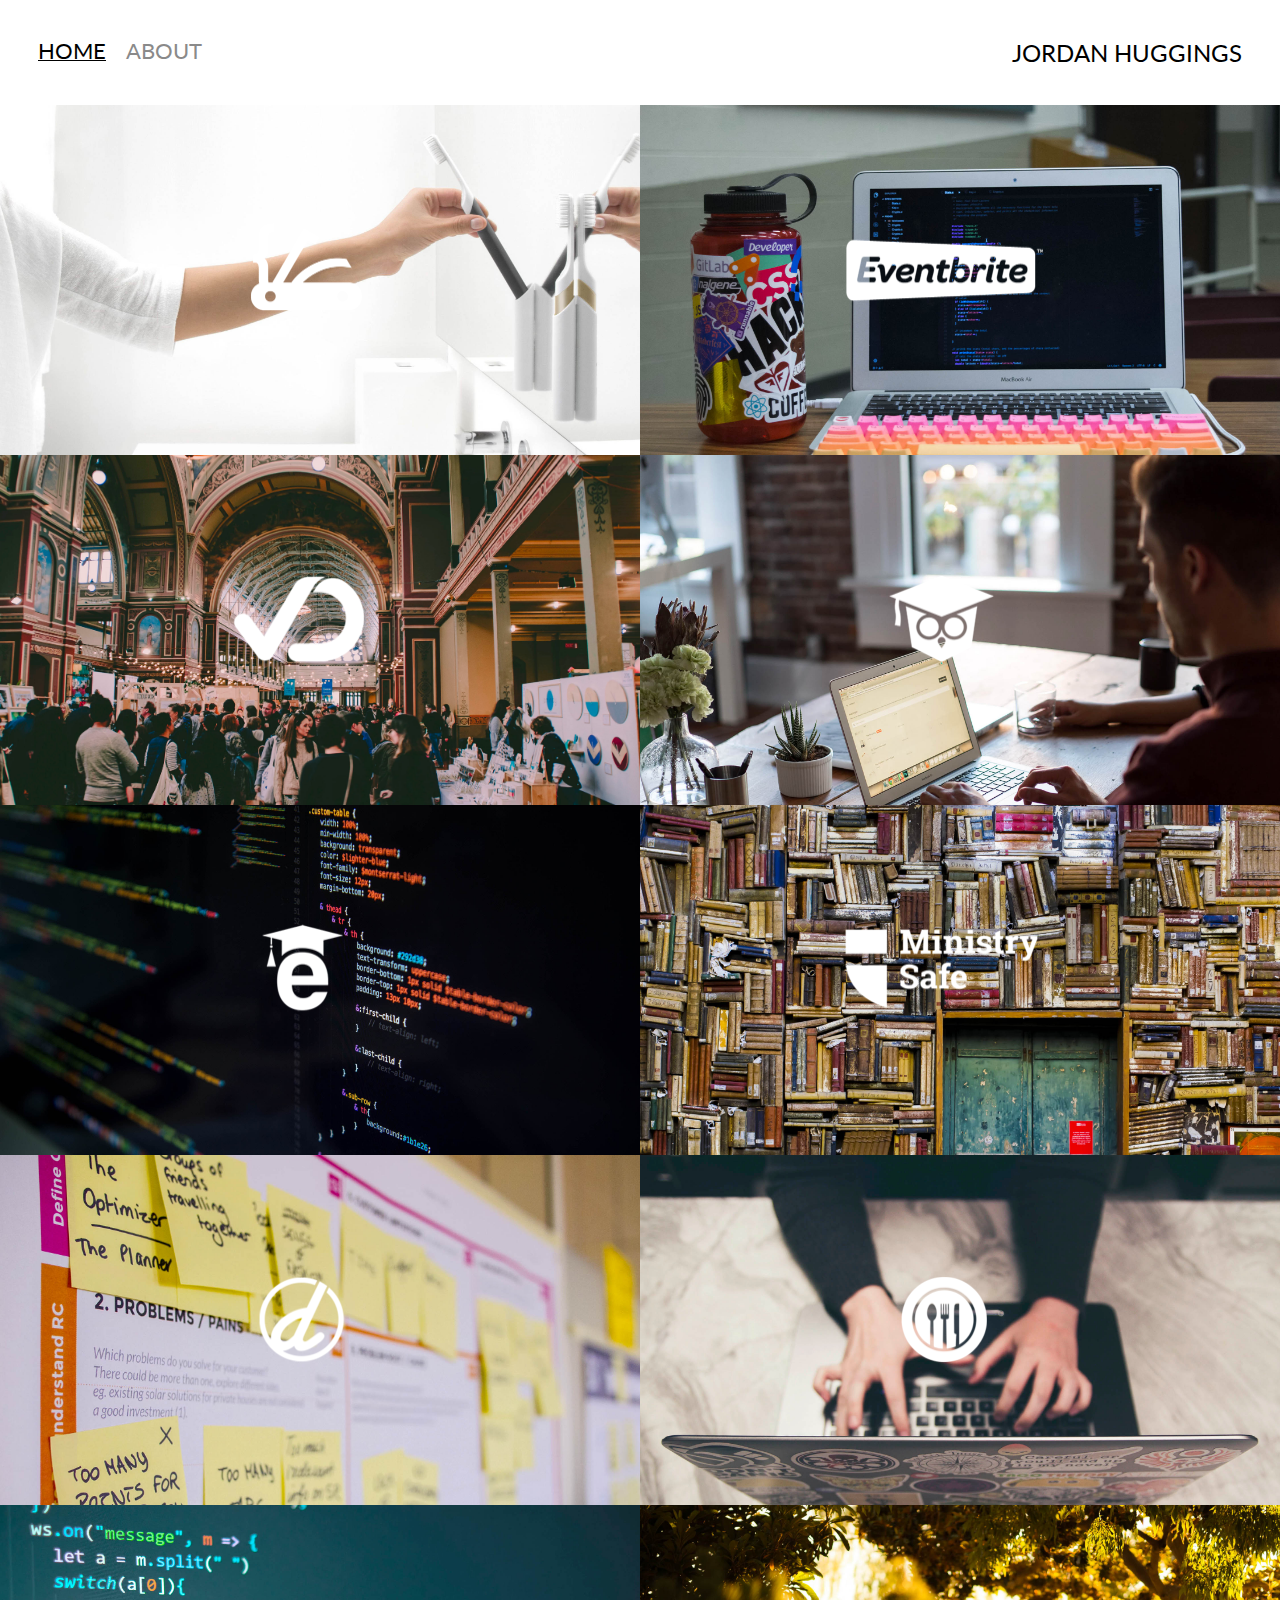
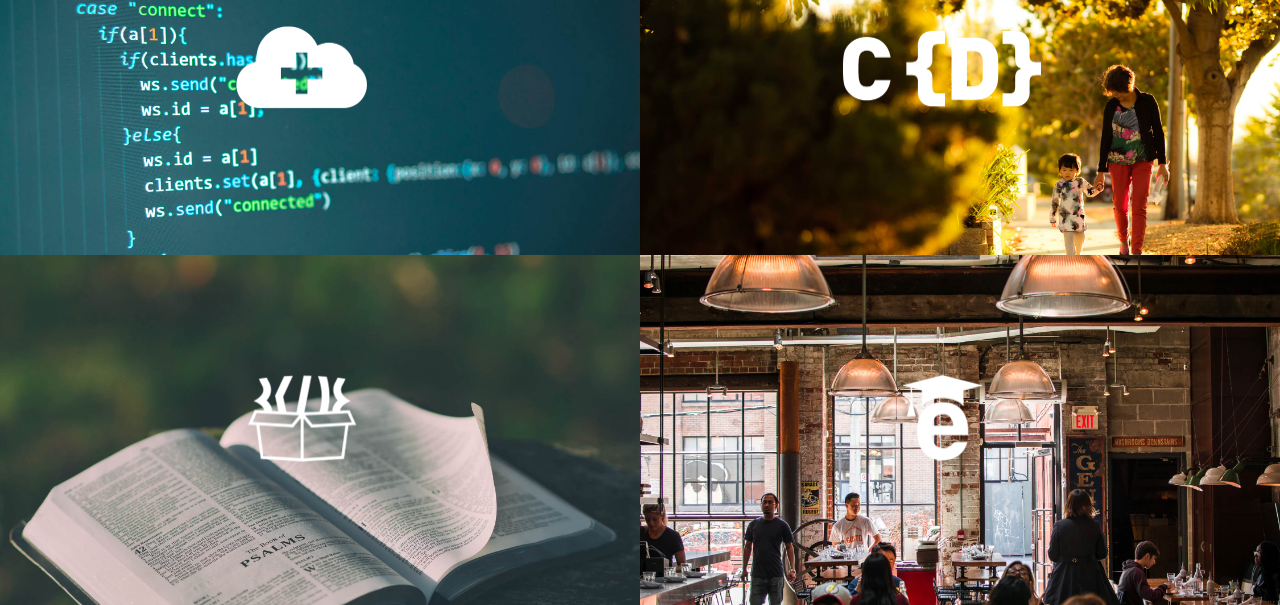
<file: index.html>
<!DOCTYPE html>
<html lang="en">
  <head>
    <meta charset="UTF-8" />
    <meta http-equiv="X-UA-Compatible" content="IE=edge" />
    <meta name="viewport" content="width=device-width, initial-scale=1.0" />
    <link rel="stylesheet" href="styles.css" />
    <title>Jason Huggins Portfolio</title>
  </head>
  <body>
    <div class="container">
      <nav class="nav-wrapper">
        <div class="left-side">
          <div class="nav-link-wrapper active-nav-link">
            <a href="index.html">Home</a>
          </div>
          <div class="nav-link-wrapper">
            <a href="about.html">About</a>
          </div>
        </div>
        <div class="right-side">
          <div class="brand">
            <div>JORDAN HUGGINGS</div>
          </div>
        </div>
      </nav>
      <section class="content-wrapper">
        <div class="portfolio-items-wrapper">
          <div class="portfolio-item-wrapper">
            <div
              class="portfolio-img-background"
              style="background-image: url(assets/portfolio1.jpg)"
            ></div>
            <div class="img-text-wrapper">
              <div class="logo-wrapper">
                <img src="assets/logos/devcamp.png" />
              </div>
            </div>
          </div>
          <div class="portfolio-item-wrapper">
            <div
              class="portfolio-img-background"
              style="background-image: url(assets/portfolio2.jpg)"
            ></div>
            <div class="img-text-wrapper">
              <div class="logo-wrapper">
                <img src="assets/logos/eventbrite.png" />
              </div>
            </div>
          </div>
          <div class="portfolio-item-wrapper">
            <div
              class="portfolio-img-background"
              style="background-image: url(assets/portfolio3.jpg)"
            ></div>
            <div class="img-text-wrapper">
              <div class="logo-wrapper">
                <img src="assets/logos/dashtrack.png" />
              </div>
            </div>
          </div>
          <div class="portfolio-item-wrapper">
            <div
              class="portfolio-img-background"
              style="background-image: url(assets/portfolio4.jpg)"
            ></div>
            <div class="img-text-wrapper">
              <div class="logo-wrapper">
                <img src="assets/logos/dailysmarty.png" />
              </div>
            </div>
          </div>
          <div class="portfolio-item-wrapper">
            <div
              class="portfolio-img-background"
              style="background-image: url(assets/portfolio5.jpg)"
            ></div>
            <div class="img-text-wrapper">
              <div class="logo-wrapper">
                <img src="assets/logos/edutechional.png" />
              </div>
            </div>
          </div>
          <div class="portfolio-item-wrapper">
            <div
              class="portfolio-img-background"
              style="background-image: url(assets/portfolio6.jpg)"
            ></div>
            <div class="img-text-wrapper">
              <div class="logo-wrapper">
                <img src="assets/logos/ministry-safe.png" />
              </div>
            </div>
          </div>
          <div class="portfolio-item-wrapper">
            <div
              class="portfolio-img-background"
              style="background-image: url(assets/portfolio7.jpg)"
            ></div>
            <div class="img-text-wrapper">
              <div class="logo-wrapper">
                <img src="assets/logos/open-devos.png" />
              </div>
            </div>
          </div>
          <div class="portfolio-item-wrapper">
            <div
              class="portfolio-img-background"
              style="background-image: url(assets/portfolio8.jpg)"
            ></div>
            <div class="img-text-wrapper">
              <div class="logo-wrapper">
                <img src="assets/logos/toastability.png" />
              </div>
            </div>
          </div>
          <div class="portfolio-item-wrapper">
            <div
              class="portfolio-img-background"
              style="background-image: url(assets/portfolio9.jpg)"
            ></div>
            <div class="img-text-wrapper">
              <div class="logo-wrapper">
                <img src="assets/logos/shop-hacker.png" />
              </div>
            </div>
          </div>
          <div class="portfolio-item-wrapper">
            <div
              class="portfolio-img-background"
              style="background-image: url(assets/portfolio10.jpg)"
            ></div>
            <div class="img-text-wrapper">
              <div class="logo-wrapper">
                <img src="assets/logos/crondose.png" />
              </div>
            </div>
          </div>
          <div class="portfolio-item-wrapper">
            <div
              class="portfolio-img-background"
              style="background-image: url(assets/portfolio11.jpg)"
            ></div>
            <div class="img-text-wrapper">
              <div class="logo-wrapper">
                <img src="assets/logos/devtrunk.png" />
              </div>
            </div>
          </div>
          <div class="portfolio-item-wrapper">
            <div
              class="portfolio-img-background"
              style="background-image: url(assets/portfolio12.jpg)"
            ></div>
            <div class="img-text-wrapper">
              <div class="logo-wrapper">
                <img src="assets/logos/edutechional.png" />
              </div>
            </div>
          </div>
        </div>
      </section>
    </div>
  </body>
  <script>
    const portfolioItems = document.querySelectorAll(".portfolio-item-wrapper");

    portfolioItems.forEach((portfolioItem) => {
      portfolioItem.addEventListener("mouseover", () => {
        console.log(portfolioItem.childNodes[1].classlist);
        portfolioItem.childNodes[1].classList.add("img-darken");
      });

      portfolioItem.addEventListener("mouseout", () => {
        console.log(portfolioItem.childNodes[1].classlist);
        portfolioItem.childNodes[1].classList.remove("img-darken");
      });
    });
  </script>
</html>
</file>
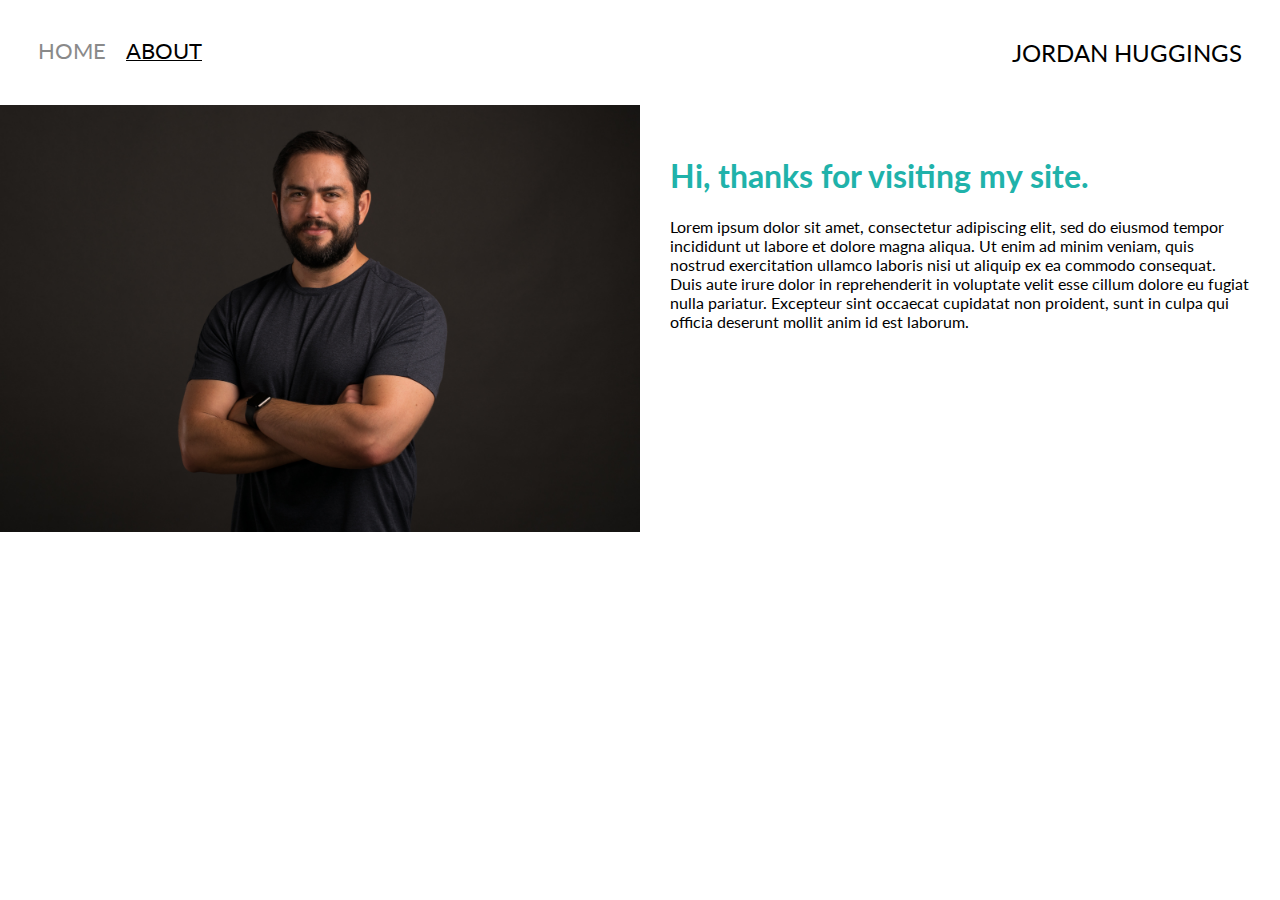
<file: about.html>
<!DOCTYPE html>
<html lang="en">
  <head>
    <meta charset="UTF-8" />
    <meta http-equiv="X-UA-Compatible" content="IE=edge" />
    <meta name="viewport" content="width=device-width, initial-scale=1.0" />
    <link rel="stylesheet" href="styles.css" />
    <title>About Me</title>
  </head>
  <body>
    <div class="container">
      <nav class="nav-wrapper">
        <div class="left-side">
          <div class="nav-link-wrapper">
            <a href="index.html">Home</a>
          </div>
          <div class="nav-link-wrapper active-nav-link">
            <a href="about.html">About</a>
          </div>
        </div>
        <div class="right-side">
          <div class="brand">
            <div>JORDAN HUGGINGS</div>
          </div>
        </div>
      </nav>
      <div class="content-wrapper">
        <div class="two-column-wrapper">
          <div class="profile-image-wrapper">
            <img src="assets/profile.jpg" alt="profile picture" />
          </div>
          <div class="profile-content-wrapper">
            <h1>Hi, thanks for visiting my site.</h1>
            <p>
              Lorem ipsum dolor sit amet, consectetur adipiscing elit, sed do
              eiusmod tempor incididunt ut labore et dolore magna aliqua. Ut
              enim ad minim veniam, quis nostrud exercitation ullamco laboris
              nisi ut aliquip ex ea commodo consequat. Duis aute irure dolor in
              reprehenderit in voluptate velit esse cillum dolore eu fugiat
              nulla pariatur. Excepteur sint occaecat cupidatat non proident,
              sunt in culpa qui officia deserunt mollit anim id est laborum.
            </p>
          </div>
        </div>
      </div>
    </div>
  </body>
</html>
</file>
<file: styles.css>
@import url("https://fonts.googleapis.com/css2?family=Lato:wght@100;300;400;700;900&display=swap");

body {
  margin: 0px;
  font-family: "Lato", sans-serif;
}

.container {
  display: grid;
  grid-template-columns: 1fr;
}

.nav-wrapper {
  display: flex;
  justify-content: space-between;
  flex-direction: row;
  padding: 38px;
  font-size: 24px;
}

.left-side {
  display: flex;
  flex-direction: row;
}

.nav-wrapper > .left-side > div {
  margin-right: 20px;
  font-size: 0.9em;
  text-transform: uppercase;
}

.nav-link-wrapper {
  height: 22px;
  border-bottom: 1px solid transparent;
  transition: border-bottom 0.5s;
}

.nav-link-wrapper a {
  text-decoration: none;
  color: #8a8a8a;
  transition: color 0.5s;
}

.nav-link-wrapper:hover {
  cursor: pointer;
  border-bottom: 1px solid black;
}

.nav-link-wrapper a:hover {
  color: black;
}

.active-nav-link {
  border-bottom: 1px solid black;
}

.active-nav-link a {
  color: black !important;
}

/* Portfolio styles */

.portfolio-items-wrapper {
  display: grid;
  grid-template-columns: repeat(auto-fit, minmax(500px, 1fr));
}

.portfolio-item-wrapper {
  position: relative;
}

.portfolio-img-background {
  height: 350px;
  width: 100%;
  background-size: cover;
  background-repeat: no-repeat;
}

.img-text-wrapper {
  position: absolute;
  top: 0;
  display: flex;
  flex-direction: column;
  justify-content: center;
  align-items: center;
  height: 100%;
  text-align: center;
  padding-left: 100px;
  padding-right: 100px;
}

.img-text-wrapper {
  position: absolute;
  top: 0;
  display: flex;
  flex-direction: column;
  justify-content: center;
  align-items: center;
  height: 100%;
  text-align: center;
  padding-left: 100px;
  padding-right: 100px;
}

.logo-wrapper img {
  width: 50%;
  margin-bottom: 20px;
}

.img-darken {
  transition: 1s;
  filter: brightness(10%);
}

/* About page */
.two-column-wrapper {
  display: grid;
  grid-template-columns: 1fr 1fr;
}

.profile-image-wrapper img {
  width: 100%;
}

.profile-content-wrapper {
  padding: 30px;
}

.profile-content-wrapper h1 {
  color: lightseagreen;
}
</file>
